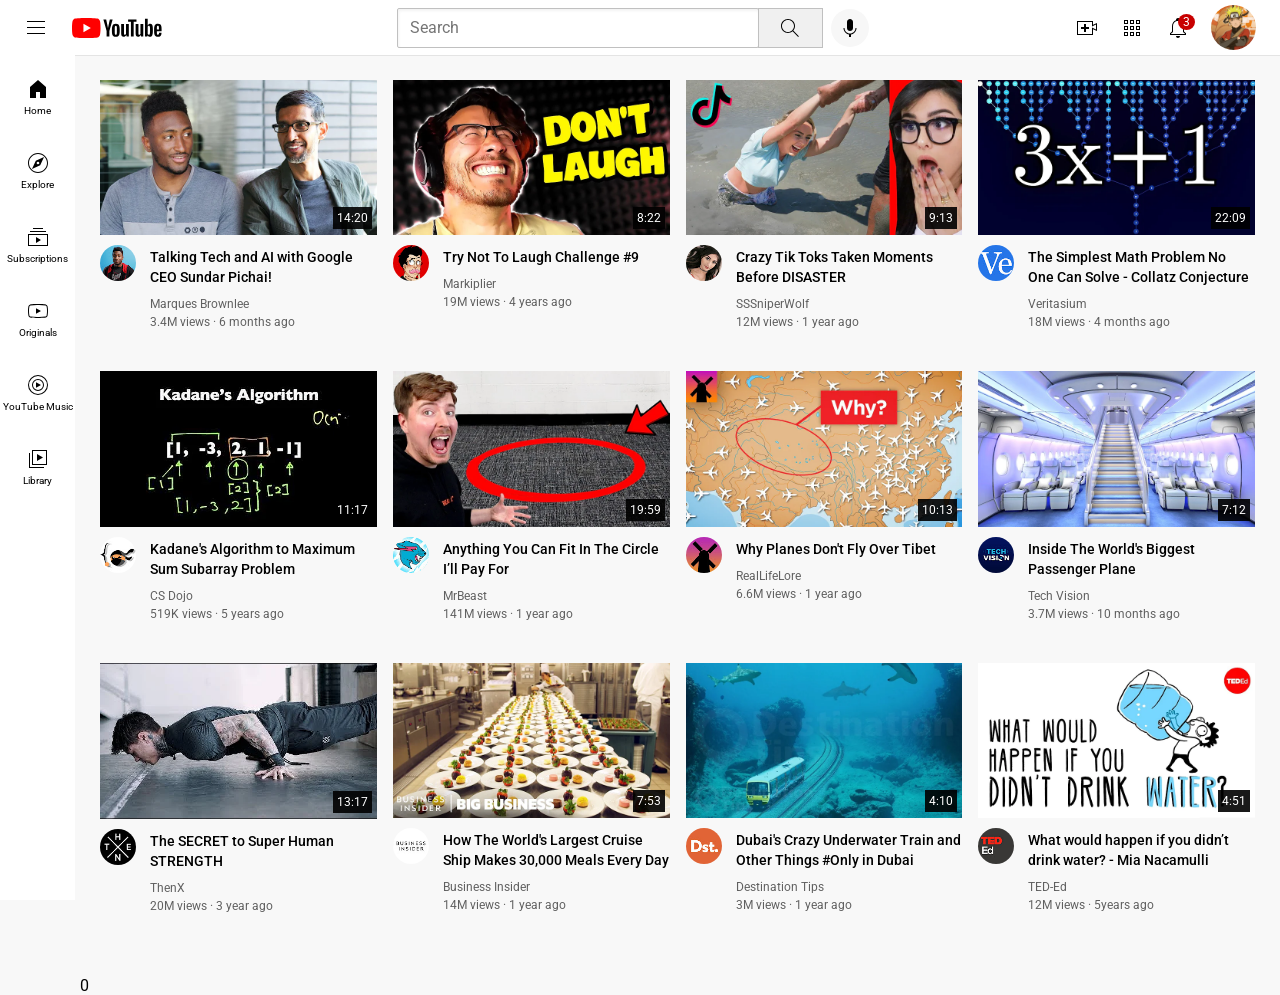
<file: index.html>
<!DOCTYPE html>

<html>

<head>

    <title>
        YOUTUBE CLONE
    </title>
    <link rel="stylesheet" href="css-styles/general.css">
    <link rel="stylesheet" href="css-styles/header.css">
    <link rel="stylesheet" href="css-styles/slidebar.css">
    <link rel="stylesheet" href="css-styles/video.css">


    <link rel="preconnect" href="https://fonts.googleapis.com">
    <link rel="preconnect" href="https://fonts.gstatic.com" crossorigin>
    <link href="https://fonts.googleapis.com/css2?family=Roboto:ital,wght@0,100..900;1,100..900&display=swap"
        rel="stylesheet">

        <meta name="google-site-verification" content="uSEMJUMefV7l1apHAQh73Q_1485bNXIAeBR-odt7wdA" />


</head>

<body>

    <header class="header">
        <div class="left-section">
            <img class="hamburger" src="images/icons/hamburger-menu.svg">
            <img class="yt-logo" src="images/icons/youtube-logo.svg">
        </div>
        <div class="middle-section">
            <input class="searchbox" type="text" placeholder="Search">

            <button class="lenss">
                <img class="lens" src="images/icons/search.svg">
                <div class="tooltip">Search</div>
            </button>
            <button class="mics">
                <img class="mic" src="images/icons/voice-search-icon.svg">
                <div class="tooltip">Search with your voice</div>
            </button>
        </div>
        <div class="right-section">
            <div class="upload-icon">
                <img class="create" src="images/icons/upload.svg">
                <div class="tooltip">Create</div>
            </div>



            <div class="yticon"> <img class="yt-apps" src="images/icons/youtube-apps.svg">
                <div class="tooltip">Youtube apps</div>
            </div>
            <div class="noti">
                <img class="bell" src="images/icons/notifications.svg">
                <div class="tooltip">Notifications</div>
                <div class="count">
                    3
                </div>
            </div>

            <img class="my-channel" src="images/dp/my-channel.png">
        </div>
    </header>

    <div class="slidebar">
        <div class="sidebar">
            <img class="home" src="images/slidebar/home.svg">
            <div>Home</div>
        </div>
        <div class="sidebar">
            <img class="explore" src="images/slidebar/explore.svg">
            <div>Explore</div>
        </div>
        <div class="sidebar">
            <img class="subscription" src="images/slidebar/subscriptions.svg">
            <div>Subscriptions</div>
        </div>
        <div class="sidebar">
            <img class="original" src="images/slidebar/originals.svg">
            <div>Originals</div>
        </div>
        <div class="sidebar">
            <img class="yt-music" src="images/slidebar/youtube-music.svg">
            <div>YouTube Music</div>
        </div>
        <div class="sidebar">
            <img class="library" src="images/slidebar/library.svg">
            <div>Library</div>
        </div>
    </div>

    <div class="video">

        <div class="videos">
            <div class="c1">
                <img class="thumbnail" src="images/thumbnails/thumbnail-1.webp">
                <div class="video-length">
                    14:20
                </div>
            </div>

            <div class="c2">
                <div class="dpc">
                    <img class="dp" src="images/dp/channel-1.jpeg">
                </div>
                <div class="c3">
                    <p class="topic">
                        Talking Tech and AI with Google CEO Sundar Pichai!
                    </p>

                    <P class="author">
                        Marques Brownlee
                    </P>

                    <p class="popularity">
                        3.4M views &#183; 6 months ago
                    </p>
                </div>
            </div>
        </div>

        <div class="videos">
            <div class="c1">
                <img class="thumbnail" src="images/thumbnails/thumbnail-2.webp">
                <div class="video-length">
                    8:22
                </div>
            </div>
            <div class="c2">
                <div class="dpc">
                    <img class="dp" src="images/dp/channel-2.jpeg">
                </div>
                <div class="c3">
                    <p class="topic">
                        Try Not To Laugh Challenge #9
                    </p>

                    <P class="author">
                        Markiplier
                    </P>

                    <p class="popularity">
                        19M views &#183; 4 years ago
                    </p>
                </div>
            </div>
        </div>

        <div class="videos">
            <div class="c1">
                <img class="thumbnail" src="images/thumbnails/thumbnail-3.webp">
                <div class="video-length">
                    9:13
                </div>
            </div>
            <div class="c2">
                <div class="dpc">
                    <img class="dp" src="images/dp/channel-3.jpeg">
                </div>
                <div class="c3">
                    <p class="topic">
                        Crazy Tik Toks Taken Moments Before DISASTER
                    </p>

                    <P class="author">
                        SSSniperWolf
                    </P>

                    <p class="popularity">
                        12M views &#183; 1 year ago
                    </p>
                </div>
            </div>
        </div>

        <div class="videos">
            <div class="c1">
                <img class="thumbnail" src="images/thumbnails/thumbnail-4.webp">
                <div class="video-length">
                    22:09
                </div>
            </div>
            <div class="c2">
                <div class="dpc">
                    <img class="dp" src="images/dp/channel-4.jpeg">
                </div>
                <div class="c3">
                    <p class="topic">
                        The Simplest Math Problem No One Can Solve - Collatz Conjecture
                    </p>

                    <P class="author">
                        Veritasium
                    </P>

                    <p class="popularity">
                        18M views &#183; 4 months ago
                    </p>
                </div>
            </div>
        </div>

        <div class="videos">
            <div class="c1">
                <img class="thumbnail" src="images/thumbnails/thumbnail-5.webp">
                <div class="video-length">
                    11:17
                </div>
            </div>
            <div class="c2">
                <div class="dpc">
                    <img class="dp" src="images/dp/channel-5.jpeg">
                </div>
                <div class="c3">
                    <p class="topic">
                        Kadane's Algorithm to Maximum Sum Subarray Problem
                    </p>

                    <p class="author">
                        CS Dojo
                    </p>

                    <p class="popularity">
                        519K views &#183; 5 years ago
                    </p>
                </div>
            </div>
        </div>

        <div class="videos">
            <div class="c1">
                <img class="thumbnail" src="images/thumbnails/thumbnail-6.webp">
                <div class="video-length">
                    19:59
                </div>
            </div>
            <div class="c2">
                <div class="dpc">
                    <img class="dp" src="images/dp/channel-6.jpeg">
                </div>
                <div class="c3">
                    <p class="topic">
                        Anything You Can Fit In The Circle I’ll Pay For
                    </p>

                    <P class="author">
                        MrBeast
                    </P>

                    <p class="popularity">
                        141M views &#183; 1 year ago
                    </p>
                </div>
            </div>
        </div>

        <div class="videos">
            <div class="c1">
                <img class="thumbnail" src="images/thumbnails/thumbnail-7.webp">
                <div class="video-length">
                    10:13
                </div>
            </div>
            <div class="c2">
                <div class="dpc">
                    <img class="dp" src="images/dp/channel-7.jpeg">
                </div>
                <div class="c3">
                    <p class="topic">
                        Why Planes Don't Fly Over Tibet
                    </p>

                    <P class="author">
                        RealLifeLore
                    </P>

                    <p class="popularity">
                        6.6M views &#183; 1 year ago
                    </p>
                </div>
            </div>
        </div>

        <div class="videos">
            <div class="c1">
                <img class="thumbnail" src="images/thumbnails/thumbnail-8.webp">
                <div class="video-length">
                    7:12
                </div>
            </div>
            <div class="c2">
                <div class="dpc">
                    <img class="dp" src="images/dp/channel-8.jpeg">
                </div>
                <div class="c3">
                    <p class="topic">
                        Inside The World's Biggest Passenger Plane
                    </p>

                    <P class="author">
                        Tech Vision
                    </P>

                    <p class="popularity">
                        3.7M views &#183; 10 months ago
                    </p>
                </div>
            </div>
        </div>

        <div class="videos">
            <div class="c1">
                <img class="thumbnail" src="images/thumbnails/thumbnail-9.webp">
                <div class="video-length">
                    13:17
                </div>
            </div>
            <div class="c2">
                <div class="dpc">
                    <img class="dp" src="images/dp/channel-9.jpeg">
                </div>
                <div class="c3">
                    <p class="topic">
                        The SECRET to Super Human STRENGTH
                    </p>

                    <P class="author">
                        ThenX
                    </P>

                    <p class="popularity">
                        20M views &#183; 3 year ago
                    </p>
                </div>
            </div>
        </div>

        <div class="videos">
            <div class="c1">
                <img class="thumbnail" src="images/thumbnails/thumbnail-10.webp">
                <div class="video-length">
                    7:53
                </div>
            </div>
            <div class="c2">
                <div class="dpc">
                    <img class="dp" src="images/dp/channel-10.jpeg">
                </div>
                <div class="c3">
                    <p class="topic">
                        How The World's Largest Cruise Ship Makes 30,000 Meals Every Day
                    </p>

                    <P class="author">
                        Business Insider
                    </P>

                    <p class="popularity">
                        14M views &#183; 1 year ago
                </div>
                </p>
            </div>
        </div>

        <div class="videos">
            <div class="c1">
                <img class="thumbnail" src="images/thumbnails/thumbnail-11.webp">
                <div class="video-length">
                    4:10
                </div>
            </div>
            <div class="c2">
                <div class="dpc">
                    <img class="dp" src="images/dp/channel-11.jpeg">
                </div>
                <div class="c3">
                    <p class="topic">
                        Dubai's Crazy Underwater Train and Other Things #Only in Dubai
                    </p>

                    <P class="author">
                        Destination Tips
                    </P>

                    <p class="popularity">
                        3M views &#183; 1 year ago
                    </p>
                </div>
            </div>
        </div>

        <div class="videos">
            <div class="c1">
                <img class="thumbnail" src="images/thumbnails/thumbnail-12.webp">
                <div class="video-length">
                    4:51
                </div>
            </div>
            <div class="c2">
                <div class="dpc">
                    <img class="dp" src="images/dp/channel-12.jpeg">
                </div>
                <div class="c3">
                    <p class="topic">
                        What would happen if you didn’t drink water? - Mia Nacamulli
                    </p>

                    <P class="author">
                        TED-Ed
                    </P>

                    <p class="popularity">
                        12M views &#183; 5years ago
                    </p>
                </div>
            </div>
        </div>


    </div>

</body>

</html>0
</file>
<file: css-styles/general.css>
body {
  font-family: roboto, arial;
  margin: 0;

  margin-bottom: 30opx;
  padding: 80px 0px 0px 80px;
  
  background-color: rgb(248, 248, 248);
}
</file>
<file: css-styles/header.css>
.header {
  height: 55px;
  display: flex;

  flex-direction: row;
  justify-content: space-between;

  position: fixed;
  top: 0;
  
  left: 0;
  right: 0;
  
  background-color: white;
  border-bottom-width: 1px;
  
  border-bottom-style: solid;
  border-bottom-color: rgb(228, 228, 228);
  
  z-index: 1;
  margin-bottom: 20px;
}

.left-section {
  display: flex;
  align-items: center;
  flex-shrink: 0;
}

.middle-section {
  display: flex;
  align-items: center;
  
  flex: 1;
  margin-left: 70px;
  
  margin-right: 75px;
  max-width: 550px;
}

.right-section {
  width: 250px;
  display: flex;
  
  justify-content: space-between;
  align-items: center;
  flex-shrink: 0;
}

.hamburger {
  height: 24px;
  margin-left: 24px;
  margin-right: 24px;
}

.yt-logo {
  height: 20px;
}

.searchbox {
  height: 36px;
  width: 0;
  
  font-size: 15px;
  flex: 1;
  
  margin-left: 78px;
  padding: 1px 2px 1px 12px;
  
  border: 1px solid rgb(192, 192, 192);
  border-radius: 2px;
  box-shadow: inset 1px 2px 3px rgba(0, 0, 0, 0.05)
}

.searchbox::placeholder {
  font-family: roboto, arial;
  font-size: 16px;
}

.lens {
  height: 24px;
}

.lenss {
  height: 40px;
  background-color: rgb(240, 240, 240);
  
  width: 65px;
  margin: -1px;
  
  margin-right: 8px;
  border: 1px solid rgb(192, 192, 192);
}

.mic {
  height: 24px;
  width: 24px;
}

.mics {
  background-color: rgb(247, 247, 247);
  height: 38px;
  
  width: 38px;
  border-radius: 19px;
  border: none;
}

.create {
  height: 24px;
  width: 24px;
  margin-left: 45px;
}


.yt-apps {
  height: 24px;
  width: 24px;
}

.bell {
  height: 24px;
  width: 24px;
}

.my-channel {
  height: 45px;

  border-radius: 50%;
  margin-right: 24px;
}

.noti {
  position: relative;
  display: flex;
  
  justify-content: center;
  align-items: center;
}

.count {
  position: absolute;
  top: -2px;
  
  right: -5px;
  background-color: rgb(200, 0, 0);
  
  color: white;
  font-size: 12px;
  
  padding: 1px 5px 1px 5px;
  border-radius: 50%;
}

.tooltip {
  position: absolute;
  font-size: 12px;

  background-color: gray;
  color: white;
  
  padding: 4px 8px 4px 8px;
  border-radius: 2px;
  
  bottom: -30px;
  opacity: 0;
  
  transition: opacity 0.15s;
  pointer-events: none;
  white-space: nowrap;
}

.lenss:hover .tooltip,
.mics:hover .tooltip,
.upload-icon:hover .tooltip,
.yticon:hover .tooltip,
.noti:hover .tooltip {
  opacity: 1;
}

.lenss,
.mics,
.upload-icon,
.yticon,
.noti {
  position: relative;
  display: flex;
  
  justify-content: center;
  align-items: center;
}

.upload-icon .tooltip {
  right: -10px;
}
</file>
<file: css-styles/slidebar.css>
.slidebar {
  position: fixed;
  background-color: white;

  bottom: 0;
  left: 0;

  top: 55px;
  width: 75px;

  z-index: 2;
  padding-top: 4px;
}

.sidebar {
  height: 74px;
  display: flex;

  justify-content: center;
  align-items: center;
  
  flex-direction: column;
  cursor: pointer;
}

.sidebar:hover {
  background-color: rgb(235, 235, 235);
}

.sidebar img {
  height: 24px;
  margin-bottom: 4px;

}

.sidebar div {
  font-size: 10px;
}
</file>
<file: css-styles/video.css>
.thumbnail {
  width: 100%;
}

.topic {
  font-size: 14px;
  font-weight: 500;

  margin: 8px 0px 10px 0px;
  line-height: 20px;

  display: -webkit-box;
  -webkit-line-clamp: 2;

  -webkit-box-orient: vertical;
  overflow: hidden;
}

.author {
  font-size: 12px;
  color: #606060;
  margin: 0;
}

.popularity {
  font-size: 12px;
  color: #606060;
  margin: 4px 0px 12px 0px;
}

.dpc {
  margin-top: 6px;
}

.c1 {
  position: relative;
}

.dp {
  width: 36px;
  border-radius: 18px;
}

.c2 {
  display: grid;
  grid-template-columns: 50px 1fr;
}

.video {
  display: grid;
  grid-template-columns: 1fr 1fr 1fr 1fr;

  column-gap: 16px;
  row-gap: 30px;
  padding: 0px 25px 20px 20px;
}

@media (max-width :870px) {
  .video {
    grid-template-columns: 1fr 1fr;
  }
}

@media (min-width :1125px) {
  .video {
    grid-template-columns: 1fr 1fr 1fr 1fr;
  }
}

@media (min-width : 871px) and (max-width :1124px) {
  .video {
    grid-template-columns: 1fr 1fr 1fr;
  }
}

.video-length {
  font-size: 12px;
  color: white;

  background-color: #000000e6;
  padding: 4px;
  
  position: absolute;
  bottom: 10px;
  right: 5px;
}
</file>
